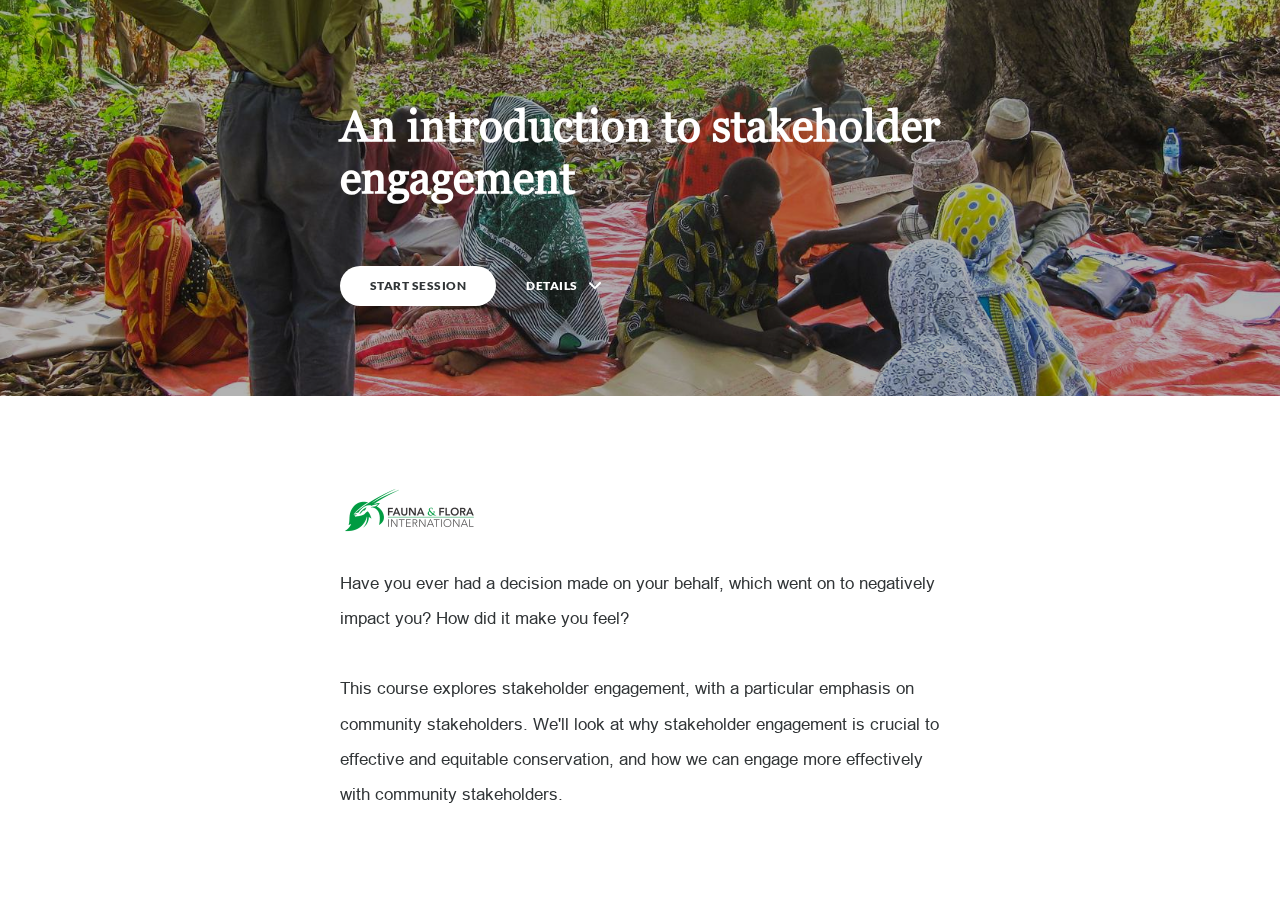
<file: index.html>
<!DOCTYPE html>
<html lang="en" class="">
  <head>
    <meta http-equiv="X-UA-Compatible" content="IE=edge,chrome=1">
    <meta name="viewport" content="width=device-width, initial-scale=1, maximum-scale=1">
    <meta charset="utf-8">

    <title>An introduction to stakeholder engagement</title>

    <link type="text/css" rel="stylesheet" href="lib/icomoon.css">
    <link type="text/css" rel="stylesheet" href="lib/main.bundle.css">
    <script type="text/javascript" src="lib/player-0.0.11.min.js"></script>
    <script type="text/javascript" src="lib/lzwcompress.js"></script>

    <!-- Resize Hack -->
    <script type="text/javascript">
      window.resizeTo(screen.width, screen.height);
    </script>
    
    <!--[if lt IE 9]>
    <script src="//html5shiv.googlecode.com/svn/trunk/html5.js"></script>
    <![endif]-->
  </head>
  <body>
    <style>
      .brand--head, .brand--head *   { font-family: 'Georgia headings' !important; }
      .brand--body, .brand--body *   { font-family: 'arial body' !important; }
      .brand--lhead, .brand--lhead * { font-family: 'Georgia headings' !important; }
      .brand--lbody, .brand--lbody * { font-family: 'arial body' !important; }
      .brand--ui, .brand--ui *       { font-family: 'Lato' !important; }

      .brand--beforeHead:before { font-family: 'Georgia headings' !important; }
      .brand--afterHead:after { font-family: 'Georgia headings' !important; }

      .brand--background        { background-color: #00A851 !important; }
      .brand--background-all *  { background-color: #00A851 !important; }
      .brand--border            { border-color: #00A851 !important; }
      .brand--color             { color: #00A851 !important; }
      .brand--color-all *       { color: #00A851 !important; }
      .brand--shadow            { box-shadow: 0 0 0 0.2rem #00A851 !important; }
      .brand--shadow-all *      { box-shadow: 0 0 0 0.2rem #00A851 !important; }
      .brand--fill              { fill: #00A851 !important; }
      .brand--stroke            { stroke: #00A851 !important; }

      .brand--beforeBackground:before { background-color: #00A851 !important; }
      .brand--beforeBorder:before     { border-color: #00A851 !important; }
      .brand--beforeColor:before      { color: #00A851 !important; }

      .brand--afterBackground:after { background-color: #00A851 !important; }
      .brand--afterBorder:after     { border-color: #00A851 !important; }
      .brand--afterColor:after      { color: #00A851 !important; }

      /* should be applied to containers where links
         need to appear in brand color */
      .brand--linkColor a { color: #00A851 !important; }

      /* should be applied to containers where links
         need to change to brand color on hover */
      .brand--linkColorHover a:hover { color: #00A851 !important; }

      /* should be applied to any single element that
         needs to change color on hover */
      .brand--hoverColor:hover { color: #00A851 !important; }

      /* TODO: probably need a way to create a 5-10% darker/lighter color */
      .brand--linkColor a:hover,
      .button.brand--background:hover { opacity: .65 !important; }

      @media (min-width: 47.9375em) { /* 768px */
        .brand--min768--background { background-color: #00A851 !important; }
        .brand--min768--border     { border-color: #00A851 !important; }
        .brand--min768--color      { color: #00A851 !important; }
      }

      @media (max-width: 47.9375em) { /* 768px */
        .brand--max768--background { background-color: #00A851 !important; }
        .brand--max768--border     { border-color: #00A851 !important; }
        .brand--max768--color      { color: #00A851 !important; }
      }
    </style>
    <div id="app"></div>
    <script type="text/javascript">
  (function(root) {
    window.labelSet = {"id":"IERqn_kgkwcnW9NF-e7gFuj7","author":"aid|61ed9284-7fb2-4892-9b91-5a5bcbf24032","name":"English","defaultId":1,"defaultSet":true,"labels":{"result":"result","search":"search","results":"results","quizNext":"NEXT","tabGroup":"Tab","codeGroup":"Code","noResults":"No results for","noteGroup":"Note","quizScore":"Your score","quizStart":"START QUIZ","courseExit":"EXIT SESSION","courseHome":"Home","lessonName":"Lesson","quizSubmit":"SUBMIT","quoteGroup":"Quote","salutation":"👋 Bye!","buttonGroup":"Button","courseStart":"START SESSION","embedViewOn":"VIEW ON","exitMessage":"You may now leave this page.","quizCorrect":"Correct","quizPassing":"PASSING SCORE","quizResults":"Quiz Results","courseResume":"RESUME SESSION","processStart":"START","processSwipe":"Swipe to continue","quizContinue":"Continue","quizLandmark":"Quiz","quizQuestion":"Question","courseDetails":"DETAILS","embedReadMore":"Read more","feedbackGroup":"Feedback","quizIncorrect":"Incorrect","quizTakeAgain":"TAKE AGAIN","sortingReplay":"REPLAY","accordionGroup":"Accordion","embedLinkGroup":"Embedded web content","lessonComplete":"COMPLETE","statementGroup":"Statement","storylineGroup":"Storyline","attachmentGroup":"File Attachment","embedPhotoGroup":"Embedded photo","embedVideoGroup":"Embedded video","playButtonLabel":"Play","processComplete":"Complete","processLandmark":"Process","processNextStep":"NEXT STEP","processStepName":"Step","seekSliderLabel":"Seek","sortingLandmark":"Sorting Activity","audioPlayerGroup":"Audio player. You can use the space bar to toggle playback and arrow keys to scrub.","buttonStackGroup":"Button stack","embedPlayerGroup":"Embedded media player","lessonRestricted":"Lessons must be completed in order","pauseButtonLabel":"Pause","scenarioComplete":"Scenario Complete!","scenarioContinue":"CONTINUE","scenarioTryAgain":"TRY AGAIN","textOnImageGroup":"Text on image","timelineLandmark":"Timeline","urlEmbedLandmark":"URL/Embed","videoPlayerGroup":"Video player. You can use the space bar to toggle playback and arrow keys to scrub.","blocksClickToFlip":"Click to flip","blocksPreposition":"of","bulletedListGroup":"Bulleted list","checkboxListGroup":"Checkbox list","imageAndTextGroup":"Image and text","imageGalleryGroup":"Image gallery","lessonPreposition":"of","numberedListGroup":"Numbered list","processLessonName":"Lesson","processStartAgain":"START AGAIN","scenarioStartOver":"START OVER","courseSkipToLesson":"SKIP TO LESSON","flashcardBackLabel":"Flashcard back","flashcardGridGroup":"Flashcard grid","nextFlashCardLabel":"Next flashcard","flashcardFrontLabel":"Flashcard front","flashcardStackGroup":"Flashcard stack","knowledgeCheckGroup":"Knowledge check","sortingCardsCorrect":"Cards Correct","hamburgerButtonLabel":"Course Overview Sidebar","lessonHeaderLandmark":"Lesson Header","numberedDividerGroup":"Numbered divider","lessonContentLandmark":"Lesson Content","lessonSidebarLandmark":"Lesson Sidebar","quizAnswerPlaceholder":"Type your answer here","labeledGraphicLandmark":"Labeled Graphic","previousFlashCardLabel":"Previous flashcard","processStepPreposition":"of","overviewPageTitleSuffix":"Overview","quizAcceptableResponses":"Acceptable responses","quizRequirePassingScore":"You must pass this quiz before continuing","timelineCardGroupPrefix":"Timeline Card","labeledGraphicBubbleLabel":"Labeled graphic bubble","labeledGraphicMarkerLabel":"Labeled graphic marker","labeledGraphicNextMarkerLabel":"Next marker","labeledGraphicPreviousMarkerLabel":"Previous marker"},"deleted":false,"createdAt":"2021-05-05T14:37:39.331Z","updatedAt":"2021-11-03T17:38:18.324Z","iso639Code":"en","transferredAt":null};
    window.courseData = "[base64]/[base64]/[base64]/[base64]/[base64]/[base64]/[base64]/[base64]/[base64]/[base64]/[base64]/[base64]/[base64]";
    window.partnerContent = [];

    function isExport() {
      return true;
    }

    function resolvePath(path) {
      return ('assets/').concat(path);
    }

    function resolveFontPath(font) {
      return ('lib/fonts/').concat(font.key.split('/').reverse()[0]);
    }

    root.Runtime = {
      isExport: isExport,
      resolvePath: resolvePath,
      resolveFontPath: resolveFontPath
    };
  }(window));
</script>

    
    <script src="lib/main.bundle.js"></script>
    
  </body>
</html>
</file>
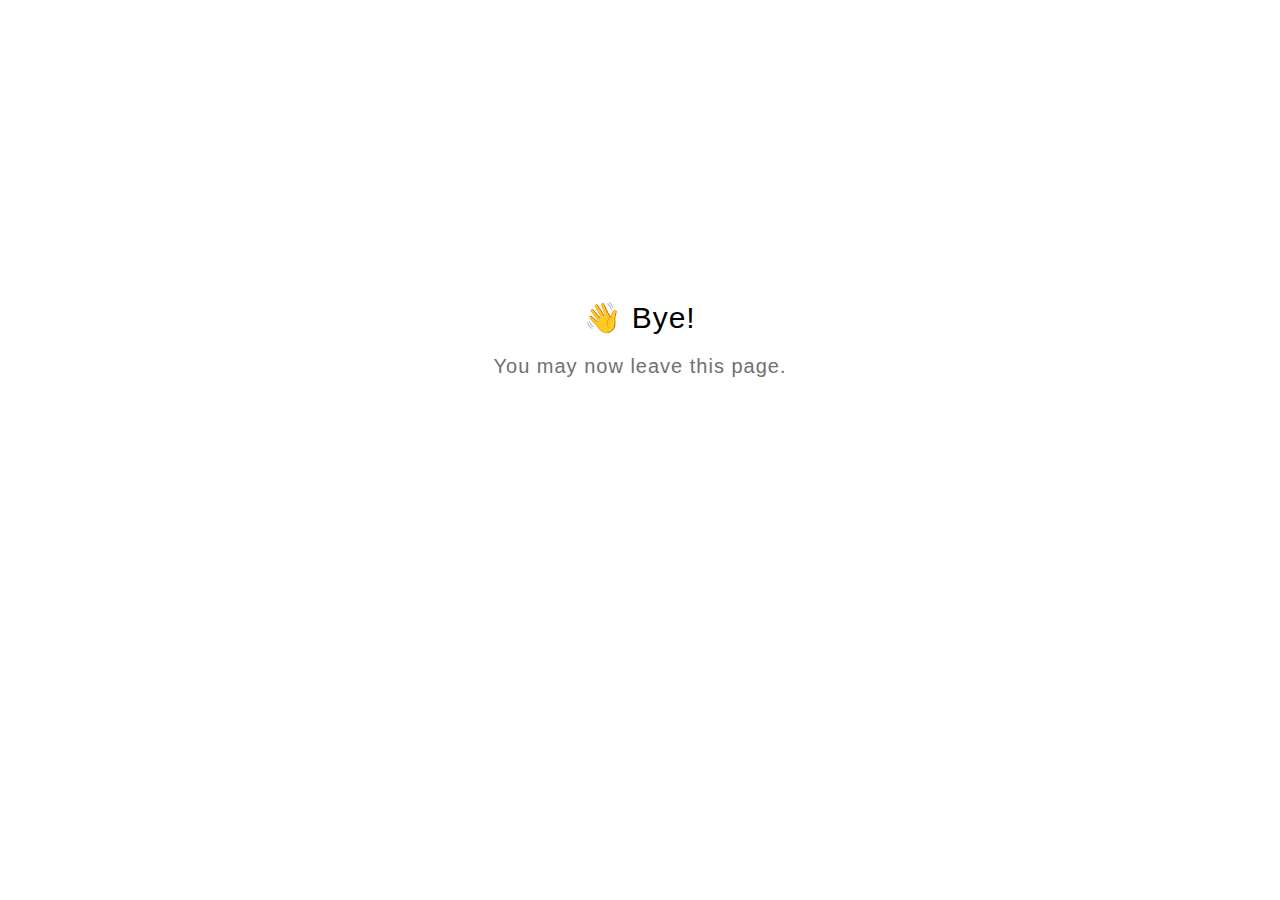
<file: goodbye.html>
<html>
  <head>
    <meta charset="utf-8" lang="en">
    <style>
      html {
        font-size: 20px;
        font-family: 'lato', sans-serif;
        font-weight: lighter;
        letter-spacing: 0.05rem;
      }

      .goodbye-container {
        text-align: center;
        margin-top: 15rem;
      }

      .bye-message {
        font-size: 1.5rem;
      }

      .exit-text {
        color: #707070;
        margin-top: 1rem;
      }
    </style>
  </head>
  <body>
    <div class="goodbye-container">
      <div class="bye-message">👋 Bye!</div>
      <div class="exit-text">You may now leave this page.</div>
    </div>
  </body>
</html>
</file>
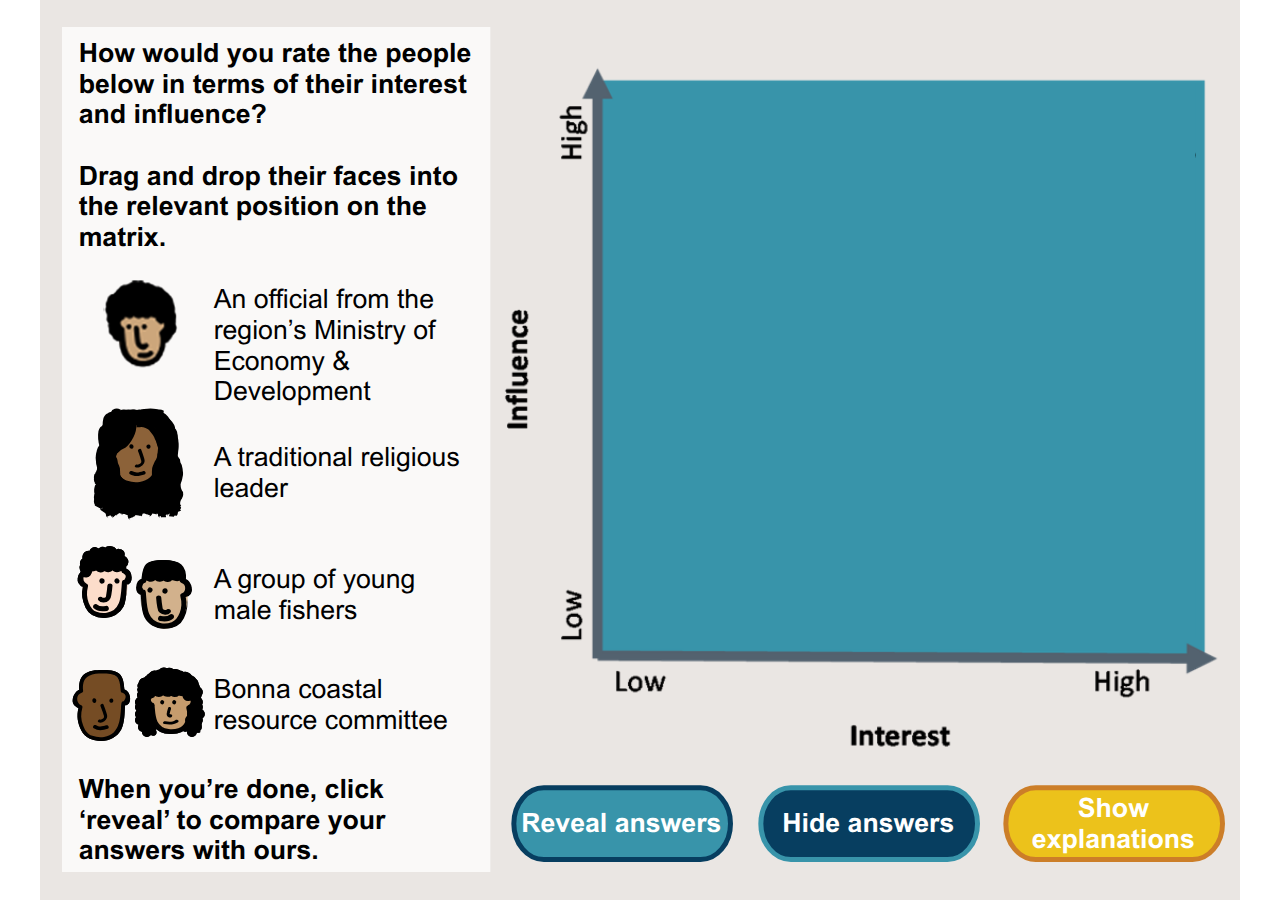
<file: assets/Aa3NZ21wnB0ZkVcd/story.html>
<!doctype html>
<html lang="en-US">
<head>
  <meta charset="utf-8">
  <!-- Created using Storyline 360 - http://www.articulate.com  -->
  <!-- version: 3.60.26947.0 -->
  <title>stakeholder matrix v5</title>
  <meta http-equiv="x-ua-compatible" content="IE=edge"/>
  <meta name="viewport" content="width=device-width,initial-scale=1,user-scalable=no,shrink-to-fit=no,minimal-ui"/>
  <meta name="apple-mobile-web-app-capable" content="yes"/>
  <style>
    html, body { height: 100%; padding: 0; margin: 0 }
    #app { height: 100%; width: 100%; }
  </style>
  
  <script>window.THREE = { };</script>
<meta name="robots" content="noindex, nofollow"></head>
<body style="background: #282828" class="cs-HTML theme-unified">
<script src="player-interface.js"></script>
  <script>!function(e){var i=/iPhone/i,o=/iPod/i,n=/iPad/i,t=/(?=.*\bAndroid\b)(?=.*\bMobile\b)/i,d=/Android/i,s=/(?=.*\bAndroid\b)(?=.*\bSD4930UR\b)/i,b=/(?=.*\bAndroid\b)(?=.*\b(?:KFOT|KFTT|KFJWI|KFJWA|KFSOWI|KFTHWI|KFTHWA|KFAPWI|KFAPWA|KFARWI|KFASWI|KFSAWI|KFSAWA)\b)/i,r=/IEMobile/i,h=/(?=.*\bWindows\b)(?=.*\bARM\b)/i,a=/BlackBerry/i,l=/BB10/i,p=/Opera Mini/i,f=/(CriOS|Chrome)(?=.*\bMobile\b)/i,u=/(?=.*\bFirefox\b)(?=.*\bMobile\b)/i,c=new RegExp("(?:Nexus 7|BNTV250|Kindle Fire|Silk|GT-P1000)","i"),w=function(e,i){return e.test(i)},A=function(e){var A=e||navigator.userAgent,v=A.split("[FBAN");if(void 0!==v[1]&&(A=v[0]),this.apple={phone:w(i,A),ipod:w(o,A),tablet:!w(i,A)&&w(n,A),device:w(i,A)||w(o,A)||w(n,A)},this.amazon={phone:w(s,A),tablet:!w(s,A)&&w(b,A),device:w(s,A)||w(b,A)},this.android={phone:w(s,A)||w(t,A),tablet:!w(s,A)&&!w(t,A)&&(w(b,A)||w(d,A)),device:w(s,A)||w(b,A)||w(t,A)||w(d,A)},this.windows={phone:w(r,A),tablet:w(h,A),device:w(r,A)||w(h,A)},this.other={blackberry:w(a,A),blackberry10:w(l,A),opera:w(p,A),firefox:w(u,A),chrome:w(f,A),device:w(a,A)||w(l,A)||w(p,A)||w(u,A)||w(f,A)},this.seven_inch=w(c,A),this.any=this.apple.device||this.android.device||this.windows.device||this.other.device||this.seven_inch,this.phone=this.apple.phone||this.android.phone||this.windows.phone,this.tablet=this.apple.tablet||this.android.tablet||this.windows.tablet,"undefined"==typeof window)return this},v=function(){var e=new A;return e.Class=A,e};"undefined"!=typeof module&&module.exports&&"undefined"==typeof window?module.exports=A:"undefined"!=typeof module&&module.exports&&"undefined"!=typeof window?module.exports=v():"function"==typeof define&&define.amd?define("isMobile",[],e.isMobile=v()):e.isMobile=v()}(this);
    window.isMobile.apple.tablet = window.isMobile.apple.tablet ||
      (navigator.platform === 'MacIntel' && navigator.maxTouchPoints > 1);
    window.isMobile.apple.device = window.isMobile.apple.device || window.isMobile.apple.tablet;
    window.isMobile.tablet = window.isMobile.tablet || window.isMobile.apple.tablet;
    window.isMobile.any = window.isMobile.any || window.isMobile.apple.tablet;
  </script>

  <div id="focus-sink" tabindex="-1"></div>

  <div id="preso"></div>
  <script>
    window.DS = {};
    window.globals = {
      DATA_PATH_BASE: '',
      HAS_FRAME: true,
      HAS_SLIDE: true,

      lmsPresent: false,
      tinCanPresent: false,
      cmi5Present: false,
      aoSupport: false,
      scale: 'noscale',
      captureRc: false,
      browserSize: 'optimal',
      bgColor: '#282828',
      features: 'InsertSvgPicture,MultipleQuizTracking,ThreeSixtyDegreeProgressTrackingExclusions',
      themeName: 'unified',
      preloaderColor: '#FFFFFF',
      suppressAnalytics: false,
      productChannel: 'stable',
      publishSource: 'storyline',
      aid: 'aid|61ed9284-7fb2-4892-9b91-5a5bcbf24032',
      cid: '81b1e291-5d53-45b6-9ffd-4e53c157cbb7',
      playerVersion: '3.60.26947.0',
      maxIosVideoElements: 10,

      
      parseParams: function(qs) {
        if (window.globals.parsedParams != null) {
          return window.globals.parsedParams;
        }
        qs = (qs || window.location.search.substr(1)).split('+').join(' ');
        var params = {},
            tokens,
            re = /[?&]?([^=]+)=([^&]*)/g;

        while (tokens = re.exec(qs)) {
          params[decodeURIComponent(tokens[1]).trim()] =
            decodeURIComponent(tokens[2]).trim();
        }
        window.globals.parsedParams = params;
        return params;
      }

    };

    (function() {

      var classTypes = [ 'desktop', 'mobile', 'phone', 'tablet' ];

      var addDeviceClasses = function(prefix, testObj) {
        var curr, i;
        for (i = 0; i < classTypes.length; i++) {
          curr = classTypes[i];
          if (testObj[curr]) {
            document.body.classList.add(prefix + curr);
          }
        }
      };

      var params = window.globals.parseParams(),
          isDevicePreview = params.devicepreview === '1',
          isPhoneOverride = params.deviceType === 'phone' || (isDevicePreview && params.phone == '1'),
          isTabletOverride = (params.deviceType === 'tablet' || isDevicePreview) && !isPhoneOverride,
          isMobileOverride = isPhoneOverride || isTabletOverride;

      var deviceView = {
        desktop: !window.isMobile.any && !isMobileOverride,
        mobile: window.isMobile.any || isMobileOverride,
        phone: isPhoneOverride || (window.isMobile.phone && !isTabletOverride),
        tablet: isTabletOverride || window.isMobile.tablet
      };

      window.globals.deviceView = deviceView;
      window.isMobile.desktop = !window.isMobile.any;
      window.isMobile.mobile = window.isMobile.any;

      addDeviceClasses('view-', deviceView);

    })();
  </script>
  
  <script src='story_content/user.js' type=text/javascript></script>
  <div class="slide-loader"></div>

  <script>
    var doc = document, loader = doc.body.querySelector('.slide-loader'); [ 1, 2, 3 ].forEach(function(n) { var d = doc.createElement('div'); d.style.backgroundColor = window.globals.preloaderColor; d.classList.add('mobile-loader-dot'); d.classList.add('dot' + n); loader.appendChild(d); });
  </script>

  <div class="mobile-load-title-overlay" style="display: none">
    <div class="mobile-load-title">stakeholder matrix v5</div>
  </div>

  <div class="mobile-chrome-warning"></div>

  <script>
    
    if (window.autoSpider && window.vInterfaceObject) {
      document.querySelector('.mobile-load-title-overlay').style.display = 'none';
    }
  </script>

  

  <link rel="stylesheet" href="html5/data/css/output.min.css" data-noprefix/>
</body>
<script src="html5/lib/scripts/bootstrapper.min.js"></script>
</html>
</file>
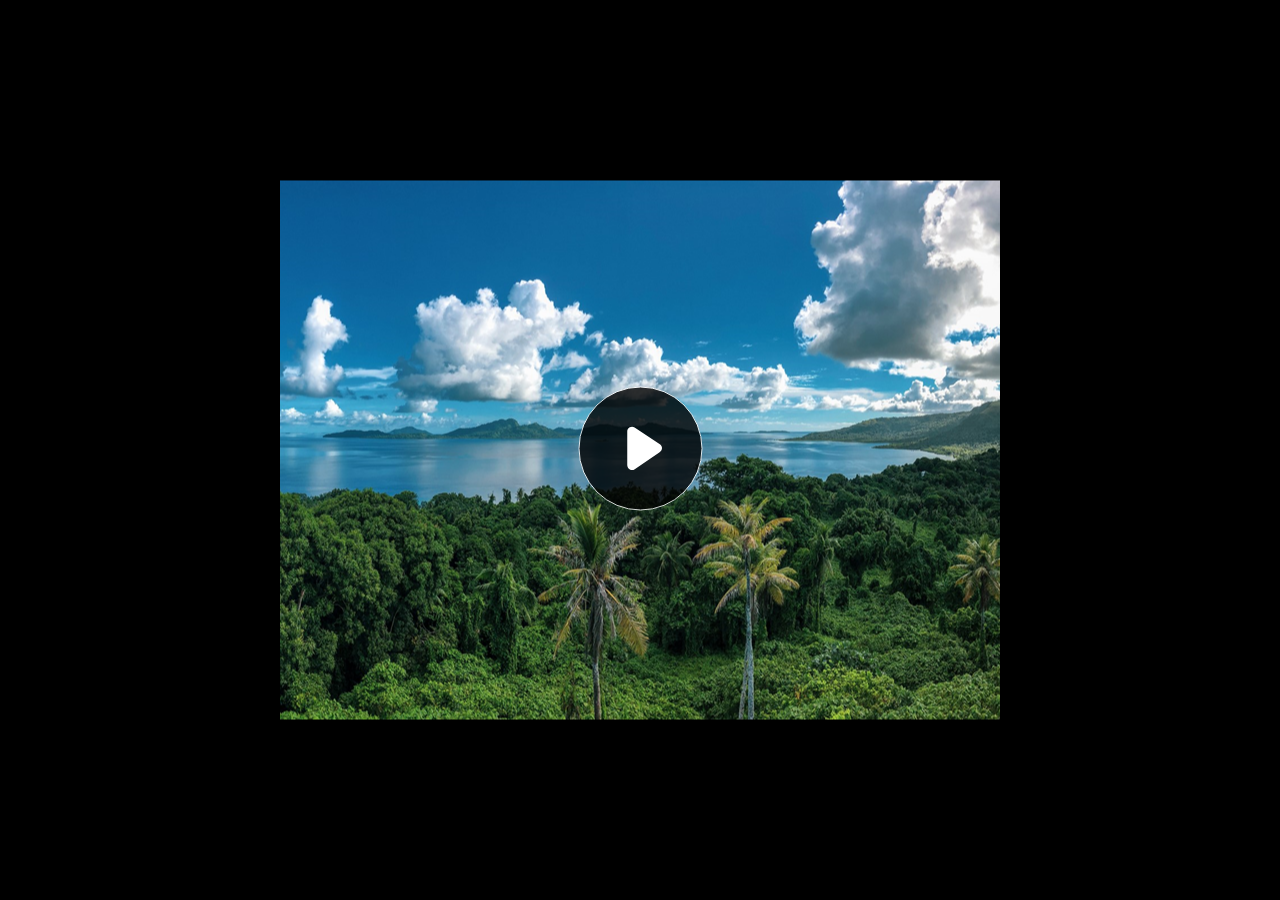
<file: assets/BPe40dJORD80ectS/story.html>
<!doctype html>
<html lang="en-US">
<head>
  <meta charset="utf-8">
  <!-- Created using Storyline 360 - http://www.articulate.com  -->
  <!-- version: 3.60.26947.0 -->
  <title>Untitled1</title>
  <meta http-equiv="x-ua-compatible" content="IE=edge"/>
  <meta name="viewport" content="width=device-width,initial-scale=1,user-scalable=no,shrink-to-fit=no,minimal-ui"/>
  <meta name="apple-mobile-web-app-capable" content="yes"/>
  <style>
    html, body { height: 100%; padding: 0; margin: 0 }
    #app { height: 100%; width: 100%; }
  </style>
  
  <script>window.THREE = { };</script>
<meta name="robots" content="noindex, nofollow"></head>
<body style="background: #282828" class="cs-HTML theme-unified">
<script src="player-interface.js"></script>
  <script>!function(e){var i=/iPhone/i,o=/iPod/i,n=/iPad/i,t=/(?=.*\bAndroid\b)(?=.*\bMobile\b)/i,d=/Android/i,s=/(?=.*\bAndroid\b)(?=.*\bSD4930UR\b)/i,b=/(?=.*\bAndroid\b)(?=.*\b(?:KFOT|KFTT|KFJWI|KFJWA|KFSOWI|KFTHWI|KFTHWA|KFAPWI|KFAPWA|KFARWI|KFASWI|KFSAWI|KFSAWA)\b)/i,r=/IEMobile/i,h=/(?=.*\bWindows\b)(?=.*\bARM\b)/i,a=/BlackBerry/i,l=/BB10/i,p=/Opera Mini/i,f=/(CriOS|Chrome)(?=.*\bMobile\b)/i,u=/(?=.*\bFirefox\b)(?=.*\bMobile\b)/i,c=new RegExp("(?:Nexus 7|BNTV250|Kindle Fire|Silk|GT-P1000)","i"),w=function(e,i){return e.test(i)},A=function(e){var A=e||navigator.userAgent,v=A.split("[FBAN");if(void 0!==v[1]&&(A=v[0]),this.apple={phone:w(i,A),ipod:w(o,A),tablet:!w(i,A)&&w(n,A),device:w(i,A)||w(o,A)||w(n,A)},this.amazon={phone:w(s,A),tablet:!w(s,A)&&w(b,A),device:w(s,A)||w(b,A)},this.android={phone:w(s,A)||w(t,A),tablet:!w(s,A)&&!w(t,A)&&(w(b,A)||w(d,A)),device:w(s,A)||w(b,A)||w(t,A)||w(d,A)},this.windows={phone:w(r,A),tablet:w(h,A),device:w(r,A)||w(h,A)},this.other={blackberry:w(a,A),blackberry10:w(l,A),opera:w(p,A),firefox:w(u,A),chrome:w(f,A),device:w(a,A)||w(l,A)||w(p,A)||w(u,A)||w(f,A)},this.seven_inch=w(c,A),this.any=this.apple.device||this.android.device||this.windows.device||this.other.device||this.seven_inch,this.phone=this.apple.phone||this.android.phone||this.windows.phone,this.tablet=this.apple.tablet||this.android.tablet||this.windows.tablet,"undefined"==typeof window)return this},v=function(){var e=new A;return e.Class=A,e};"undefined"!=typeof module&&module.exports&&"undefined"==typeof window?module.exports=A:"undefined"!=typeof module&&module.exports&&"undefined"!=typeof window?module.exports=v():"function"==typeof define&&define.amd?define("isMobile",[],e.isMobile=v()):e.isMobile=v()}(this);
    window.isMobile.apple.tablet = window.isMobile.apple.tablet ||
      (navigator.platform === 'MacIntel' && navigator.maxTouchPoints > 1);
    window.isMobile.apple.device = window.isMobile.apple.device || window.isMobile.apple.tablet;
    window.isMobile.tablet = window.isMobile.tablet || window.isMobile.apple.tablet;
    window.isMobile.any = window.isMobile.any || window.isMobile.apple.tablet;
  </script>

  <div id="focus-sink" tabindex="-1"></div>

  <div id="preso"></div>
  <script>
    window.DS = {};
    window.globals = {
      DATA_PATH_BASE: '',
      HAS_FRAME: true,
      HAS_SLIDE: true,

      lmsPresent: false,
      tinCanPresent: false,
      cmi5Present: false,
      aoSupport: false,
      scale: 'noscale',
      captureRc: false,
      browserSize: 'optimal',
      bgColor: '#282828',
      features: 'InsertSvgPicture,MultipleQuizTracking,ThreeSixtyDegreeProgressTrackingExclusions',
      themeName: 'unified',
      preloaderColor: '#FFFFFF',
      suppressAnalytics: false,
      productChannel: 'stable',
      publishSource: 'storyline',
      aid: 'aid|61ed9284-7fb2-4892-9b91-5a5bcbf24032',
      cid: '143864a8-74eb-40d4-b22a-7142c090be22',
      playerVersion: '3.60.26947.0',
      maxIosVideoElements: 10,

      
      parseParams: function(qs) {
        if (window.globals.parsedParams != null) {
          return window.globals.parsedParams;
        }
        qs = (qs || window.location.search.substr(1)).split('+').join(' ');
        var params = {},
            tokens,
            re = /[?&]?([^=]+)=([^&]*)/g;

        while (tokens = re.exec(qs)) {
          params[decodeURIComponent(tokens[1]).trim()] =
            decodeURIComponent(tokens[2]).trim();
        }
        window.globals.parsedParams = params;
        return params;
      }

    };

    (function() {

      var classTypes = [ 'desktop', 'mobile', 'phone', 'tablet' ];

      var addDeviceClasses = function(prefix, testObj) {
        var curr, i;
        for (i = 0; i < classTypes.length; i++) {
          curr = classTypes[i];
          if (testObj[curr]) {
            document.body.classList.add(prefix + curr);
          }
        }
      };

      var params = window.globals.parseParams(),
          isDevicePreview = params.devicepreview === '1',
          isPhoneOverride = params.deviceType === 'phone' || (isDevicePreview && params.phone == '1'),
          isTabletOverride = (params.deviceType === 'tablet' || isDevicePreview) && !isPhoneOverride,
          isMobileOverride = isPhoneOverride || isTabletOverride;

      var deviceView = {
        desktop: !window.isMobile.any && !isMobileOverride,
        mobile: window.isMobile.any || isMobileOverride,
        phone: isPhoneOverride || (window.isMobile.phone && !isTabletOverride),
        tablet: isTabletOverride || window.isMobile.tablet
      };

      window.globals.deviceView = deviceView;
      window.isMobile.desktop = !window.isMobile.any;
      window.isMobile.mobile = window.isMobile.any;

      addDeviceClasses('view-', deviceView);

    })();
  </script>
  
  <script src='story_content/user.js' type=text/javascript></script>
  <div class="slide-loader"></div>

  <script>
    var doc = document, loader = doc.body.querySelector('.slide-loader'); [ 1, 2, 3 ].forEach(function(n) { var d = doc.createElement('div'); d.style.backgroundColor = window.globals.preloaderColor; d.classList.add('mobile-loader-dot'); d.classList.add('dot' + n); loader.appendChild(d); });
  </script>

  <div class="mobile-load-title-overlay" style="display: none">
    <div class="mobile-load-title">Untitled1</div>
  </div>

  <div class="mobile-chrome-warning"></div>

  <script>
    
    if (window.autoSpider && window.vInterfaceObject) {
      document.querySelector('.mobile-load-title-overlay').style.display = 'none';
    }
  </script>

  

  <link rel="stylesheet" href="html5/data/css/output.min.css" data-noprefix/>
</body>
<script src="html5/lib/scripts/bootstrapper.min.js"></script>
</html>
</file>
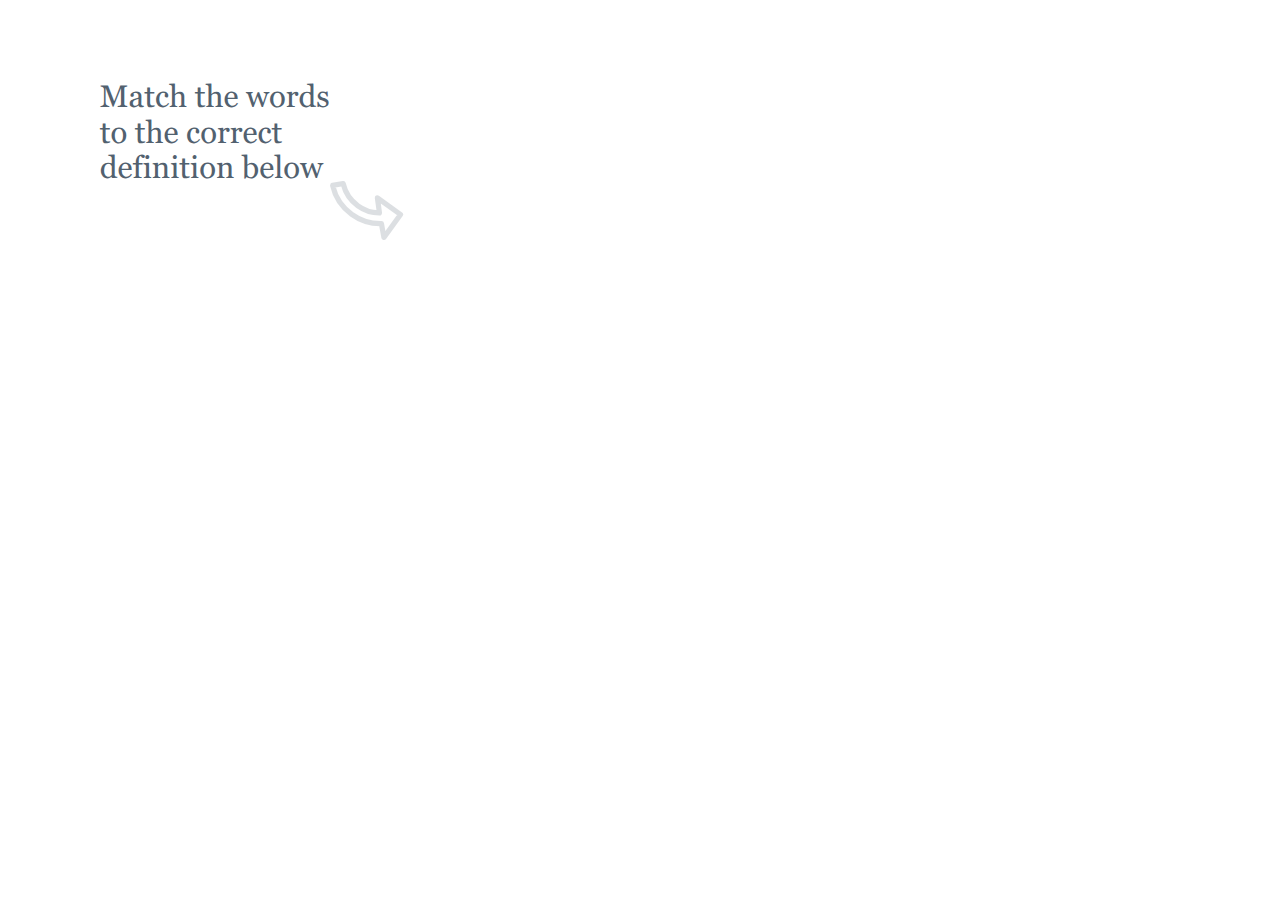
<file: assets/G1eZkGJybztbKc_z/story.html>
<!doctype html>
<html lang="en-US">
<head>
  <meta charset="utf-8">
  <!-- Created using Storyline 360 - http://www.articulate.com  -->
  <!-- version: 3.60.26947.0 -->
  <title>stake or rightsholder dragndrop v2</title>
  <meta http-equiv="x-ua-compatible" content="IE=edge"/>
  <meta name="viewport" content="width=device-width,initial-scale=1,user-scalable=no,shrink-to-fit=no,minimal-ui"/>
  <meta name="apple-mobile-web-app-capable" content="yes"/>
  <style>
    html, body { height: 100%; padding: 0; margin: 0 }
    #app { height: 100%; width: 100%; }
  </style>
  
  <script>window.THREE = { };</script>
<meta name="robots" content="noindex, nofollow"></head>
<body style="background: #282828" class="cs-HTML theme-unified">
<script src="player-interface.js"></script>
  <script>!function(e){var i=/iPhone/i,o=/iPod/i,n=/iPad/i,t=/(?=.*\bAndroid\b)(?=.*\bMobile\b)/i,d=/Android/i,s=/(?=.*\bAndroid\b)(?=.*\bSD4930UR\b)/i,b=/(?=.*\bAndroid\b)(?=.*\b(?:KFOT|KFTT|KFJWI|KFJWA|KFSOWI|KFTHWI|KFTHWA|KFAPWI|KFAPWA|KFARWI|KFASWI|KFSAWI|KFSAWA)\b)/i,r=/IEMobile/i,h=/(?=.*\bWindows\b)(?=.*\bARM\b)/i,a=/BlackBerry/i,l=/BB10/i,p=/Opera Mini/i,f=/(CriOS|Chrome)(?=.*\bMobile\b)/i,u=/(?=.*\bFirefox\b)(?=.*\bMobile\b)/i,c=new RegExp("(?:Nexus 7|BNTV250|Kindle Fire|Silk|GT-P1000)","i"),w=function(e,i){return e.test(i)},A=function(e){var A=e||navigator.userAgent,v=A.split("[FBAN");if(void 0!==v[1]&&(A=v[0]),this.apple={phone:w(i,A),ipod:w(o,A),tablet:!w(i,A)&&w(n,A),device:w(i,A)||w(o,A)||w(n,A)},this.amazon={phone:w(s,A),tablet:!w(s,A)&&w(b,A),device:w(s,A)||w(b,A)},this.android={phone:w(s,A)||w(t,A),tablet:!w(s,A)&&!w(t,A)&&(w(b,A)||w(d,A)),device:w(s,A)||w(b,A)||w(t,A)||w(d,A)},this.windows={phone:w(r,A),tablet:w(h,A),device:w(r,A)||w(h,A)},this.other={blackberry:w(a,A),blackberry10:w(l,A),opera:w(p,A),firefox:w(u,A),chrome:w(f,A),device:w(a,A)||w(l,A)||w(p,A)||w(u,A)||w(f,A)},this.seven_inch=w(c,A),this.any=this.apple.device||this.android.device||this.windows.device||this.other.device||this.seven_inch,this.phone=this.apple.phone||this.android.phone||this.windows.phone,this.tablet=this.apple.tablet||this.android.tablet||this.windows.tablet,"undefined"==typeof window)return this},v=function(){var e=new A;return e.Class=A,e};"undefined"!=typeof module&&module.exports&&"undefined"==typeof window?module.exports=A:"undefined"!=typeof module&&module.exports&&"undefined"!=typeof window?module.exports=v():"function"==typeof define&&define.amd?define("isMobile",[],e.isMobile=v()):e.isMobile=v()}(this);
    window.isMobile.apple.tablet = window.isMobile.apple.tablet ||
      (navigator.platform === 'MacIntel' && navigator.maxTouchPoints > 1);
    window.isMobile.apple.device = window.isMobile.apple.device || window.isMobile.apple.tablet;
    window.isMobile.tablet = window.isMobile.tablet || window.isMobile.apple.tablet;
    window.isMobile.any = window.isMobile.any || window.isMobile.apple.tablet;
  </script>

  <div id="focus-sink" tabindex="-1"></div>

  <div id="preso"></div>
  <script>
    window.DS = {};
    window.globals = {
      DATA_PATH_BASE: '',
      HAS_FRAME: true,
      HAS_SLIDE: true,

      lmsPresent: false,
      tinCanPresent: false,
      cmi5Present: false,
      aoSupport: false,
      scale: 'noscale',
      captureRc: false,
      browserSize: 'optimal',
      bgColor: '#282828',
      features: 'InsertSvgPicture,MultipleQuizTracking,ThreeSixtyDegreeProgressTrackingExclusions',
      themeName: 'unified',
      preloaderColor: '#FFFFFF',
      suppressAnalytics: false,
      productChannel: 'stable',
      publishSource: 'storyline',
      aid: 'aid|61ed9284-7fb2-4892-9b91-5a5bcbf24032',
      cid: '68399e29-a63b-469f-beb2-d5f61acf215e',
      playerVersion: '3.60.26947.0',
      maxIosVideoElements: 10,

      
      parseParams: function(qs) {
        if (window.globals.parsedParams != null) {
          return window.globals.parsedParams;
        }
        qs = (qs || window.location.search.substr(1)).split('+').join(' ');
        var params = {},
            tokens,
            re = /[?&]?([^=]+)=([^&]*)/g;

        while (tokens = re.exec(qs)) {
          params[decodeURIComponent(tokens[1]).trim()] =
            decodeURIComponent(tokens[2]).trim();
        }
        window.globals.parsedParams = params;
        return params;
      }

    };

    (function() {

      var classTypes = [ 'desktop', 'mobile', 'phone', 'tablet' ];

      var addDeviceClasses = function(prefix, testObj) {
        var curr, i;
        for (i = 0; i < classTypes.length; i++) {
          curr = classTypes[i];
          if (testObj[curr]) {
            document.body.classList.add(prefix + curr);
          }
        }
      };

      var params = window.globals.parseParams(),
          isDevicePreview = params.devicepreview === '1',
          isPhoneOverride = params.deviceType === 'phone' || (isDevicePreview && params.phone == '1'),
          isTabletOverride = (params.deviceType === 'tablet' || isDevicePreview) && !isPhoneOverride,
          isMobileOverride = isPhoneOverride || isTabletOverride;

      var deviceView = {
        desktop: !window.isMobile.any && !isMobileOverride,
        mobile: window.isMobile.any || isMobileOverride,
        phone: isPhoneOverride || (window.isMobile.phone && !isTabletOverride),
        tablet: isTabletOverride || window.isMobile.tablet
      };

      window.globals.deviceView = deviceView;
      window.isMobile.desktop = !window.isMobile.any;
      window.isMobile.mobile = window.isMobile.any;

      addDeviceClasses('view-', deviceView);

    })();
  </script>
  
  <script src='story_content/user.js' type=text/javascript></script>
  <div class="slide-loader"></div>

  <script>
    var doc = document, loader = doc.body.querySelector('.slide-loader'); [ 1, 2, 3 ].forEach(function(n) { var d = doc.createElement('div'); d.style.backgroundColor = window.globals.preloaderColor; d.classList.add('mobile-loader-dot'); d.classList.add('dot' + n); loader.appendChild(d); });
  </script>

  <div class="mobile-load-title-overlay" style="display: none">
    <div class="mobile-load-title">stake or rightsholder dragndrop v2</div>
  </div>

  <div class="mobile-chrome-warning"></div>

  <script>
    
    if (window.autoSpider && window.vInterfaceObject) {
      document.querySelector('.mobile-load-title-overlay').style.display = 'none';
    }
  </script>

  

  <link rel="stylesheet" href="html5/data/css/output.min.css" data-noprefix/>
</body>
<script src="html5/lib/scripts/bootstrapper.min.js"></script>
</html>
</file>
<file: lib/icomoon.css>
@font-face {
	font-family: 'icomoon';
	src:  url('fonts/icomoon.ttf') format('truetype'),
				url('fonts/icomoon.woff') format('woff');
	font-weight: normal;
	font-style: normal;
}

[class^="icon-"], [class*=" icon-"] {
	/* use !important to prevent issues with browser extensions that change fonts */
	font-family: 'icomoon' !important;
	speak: none;
	font-style: normal;
	font-weight: normal;
	font-variant: normal;
	text-transform: none;
	line-height: 1;

	/* Better Font Rendering =========== */
	-webkit-font-smoothing: antialiased;
	-moz-osx-font-smoothing: grayscale;
}

.icon-edit-author-name:before {
	content: "\e976";
}
.icon-lock:before {
	content: "\e977";
}
.icon-checkmark-valid:before {
	content: "\e95d";
}
.icon-close-media-panel:before {
	content: "\e95e";
}
.icon-trash4:before {
	content: "\e95f";
}
.icon-x-invalid-url:before {
	content: "\e960";
}
.icon-attach2:before {
	content: "\e961";
}
.icon-bold:before {
	content: "\e962";
}
.icon-fontcolor:before {
	content: "\e963";
}
.icon-fontsize:before {
	content: "\e964";
}
.icon-italic:before {
	content: "\e965";
}
.icon-link:before {
	content: "\e966";
}
.icon-orderedlist:before {
	content: "\e967";
}
.icon-quote:before {
	content: "\e968";
}
.icon-unorderedlist:before {
	content: "\e969";
}
.icon-feedback:before {
	content: "\e910";
}
.icon-review:before {
	content: "\e911";
}
.icon-customizable:before {
	content: "\e908";
}
.icon-design:before {
	content: "\e909";
}
.icon-interactions:before {
	content: "\e90a";
}
.icon-questions:before {
	content: "\e90b";
}
.icon-scenarios2:before {
	content: "\e90c";
}
.icon-slides:before {
	content: "\e90d";
}
.icon-desktop:before {
	content: "\e902";
}
.icon-expressions:before {
	content: "\e903";
}
.icon-poses:before {
	content: "\e904";
}
.icon-retina:before {
	content: "\e905";
}
.icon-scenarios:before {
	content: "\e906";
}
.icon-transparency:before {
	content: "\e907";
}
.icon-Master-01:before {
	content: "\e934";
}
.icon-Master-02:before {
	content: "\e93a";
}
.icon-Master-03:before {
	content: "\e939";
}
.icon-Master-04:before {
	content: "\e936";
}
.icon-Master-05:before {
	content: "\e93b";
}
.icon-Master-06:before {
	content: "\e935";
}
.icon-Master-07:before {
	content: "\e937";
}
.icon-Master-08:before {
	content: "\e938";
}
.icon-Master-09:before {
	content: "\e922";
}
.icon-Master-10:before {
	content: "\e926";
}
.icon-Master-11:before {
	content: "\e924";
}
.icon-Master-12:before {
	content: "\e928";
}
.icon-Master-13:before {
	content: "\e923";
}
.icon-Master-14:before {
	content: "\e925";
}
.icon-Master-15:before {
	content: "\e929";
}
.icon-Master-16:before {
	content: "\e927";
}
.icon-Master-17:before {
	content: "\e92b";
}
.icon-Master-18:before {
	content: "\e92c";
}
.icon-Master-19:before {
	content: "\e92d";
}
.icon-Master-20:before {
	content: "\e92e";
}
.icon-Master-21:before {
	content: "\e92f";
}
.icon-Master-22:before {
	content: "\e930";
}
.icon-Master-23:before {
	content: "\e931";
}
.icon-Master-24:before {
	content: "\e932";
}
.icon-Master-25:before {
	content: "\e933";
}
.icon-Master-26:before {
	content: "\e92a";
}
.icon-check-circle:before {
	content: "\e803";
}
.icon-trash:before {
	content: "\e804";
}
.icon-rotation:before {
	content: "\e91a";
}
.icon-vector:before {
	content: "\e91b";
}
.icon-mute:before {
	content: "\e90e";
}
.icon-volume:before {
	content: "\e90f";
}
.icon-logo:before {
	content: "\e805";
}
.icon-share:before {
	content: "\e801";
}
.icon-sorting:before {
	content: "\e91c";
}
.icon-more:before {
	content: "\e91d";
}
.icon-copy:before {
	content: "\e951";
}
.icon-clock:before {
	content: "\e915";
}
.icon-quotes-left:before {
	content: "\e918";
}
.icon-list-numbered:before {
	content: "\e916";
}
.icon-list2:before {
	content: "\e917";
}
.icon-plus:before {
	content: "\e60a";
}
.icon-info:before {
	content: "\e974";
}
.icon-cross:before {
	content: "\e913";
}
.icon-checkmark:before {
	content: "\e975";
}
.icon-arrow-up2:before {
	content: "\e959";
}
.icon-arrow-down2:before {
	content: "\e95a";
}
.icon-sort-alpha-asc:before {
	content: "\e912";
}
.icon-rtf:before {
	content: "\e94b";
}
.icon-doc:before {
	content: "\e94a";
}
.icon-pdf:before {
	content: "\e94c";
}
.icon-ppt:before {
	content: "\e94d";
}
.icon-file:before {
	content: "\e94e";
}
.icon-xls:before {
	content: "\e94f";
}
.icon-zip:before {
	content: "\e950";
}
.icon-file-alt:before {
	content: "\e944";
}
.icon-doc-alt:before {
	content: "\e943";
}
.icon-pdf-alt:before {
	content: "\e945";
}
.icon-ppt-alt:before {
	content: "\e946";
}
.icon-rtf-alt:before {
	content: "\e947";
}
.icon-xls-alt:before {
	content: "\e948";
}
.icon-zip-alt:before {
	content: "\e949";
}
.icon-attach:before {
	content: "\e942";
}
.icon-reload:before {
	content: "\e941";
}
.icon-trash2:before {
	content: "\e60d";
}
.icon-arrow-left:before {
	content: "\e608";
}
.icon-arrow-right:before {
	content: "\e609";
}
.icon-check-alt:before {
	content: "\e606";
}
.icon-password-view:before {
	content: "\e972";
}
.icon-password-hide:before {
	content: "\e973";
}
.icon-view-grid:before {
	content: "\e96c";
}
.icon-grid-view:before {
	content: "\e96c";
}
.icon-view-list:before {
	content: "\e96d";
}
.icon-list-view:before {
	content: "\e96d";
}
.icon-blocks:before {
	content: "\e95b";
}
.icon-list3:before {
	content: "\e95c";
}
.icon-export:before {
	content: "\e958";
}
.icon-screencast:before {
	content: "\e957";
}
.icon-cursor:before {
	content: "\e956";
}
.icon-documents:before {
	content: "\e952";
}
.icon-duplicate:before {
	content: "\e952";
}
.icon-trash3:before {
	content: "\e953";
}
.icon-Article:before {
	content: "\e93c";
}
.icon-Interaction:before {
	content: "\e93d";
}
.icon-Quiz:before {
	content: "\e93e";
}
.icon-Video:before {
	content: "\e93f";
}
.icon-trashcan:before {
	content: "\e921";
}
.icon-marker_style:before {
	content: "\e920";
}
.icon-photo:before {
	content: "\e91f";
}
.icon-microphone:before {
	content: "\e91e";
}
.icon-plus2:before {
	content: "\e800";
}
.icon-processing:before {
	content: "\e607";
}
.icon-menu:before {
	content: "\e602";
}
.icon-headset:before {
	content: "\e603";
}
.icon-list:before {
	content: "\e604";
}
.icon-video:before {
	content: "\e605";
}
.icon-mail:before {
	content: "\e954";
}
.icon-remove:before {
	content: "\e955";
}
.icon-up-level-2:before {
	content: "\e96e";
}
.icon-up-level-list-2:before {
	content: "\e96f";
}
.icon-plus-circle:before {
	content: "\e802";
}
.icon-up-level:before {
	content: "\e970";
}
.icon-up-level-list:before {
	content: "\e971";
}
.icon-eye:before {
	content: "\e96b";
}
.icon-tick:before {
	content: "\e900";
}
.icon-check:before {
	content: "\e901";
}
.icon-link-alt:before {
	content: "\e919";
}
.icon-chevron-down:before {
	content: "\e60b";
}
.icon-chevron-up:before {
	content: "\e60c";
}
.icon-chevron-left:before {
	content: "\e600";
}
.icon-chevron:before {
	content: "\e601";
}
.icon-chevron-right:before {
	content: "\e601";
}
.icon-close-small:before {
	content: "\e940";
}
.icon-pie-chart:before {
	content: "\e914";
}
.icon-alert:before {
	content: "\e96a";
}
</file>
